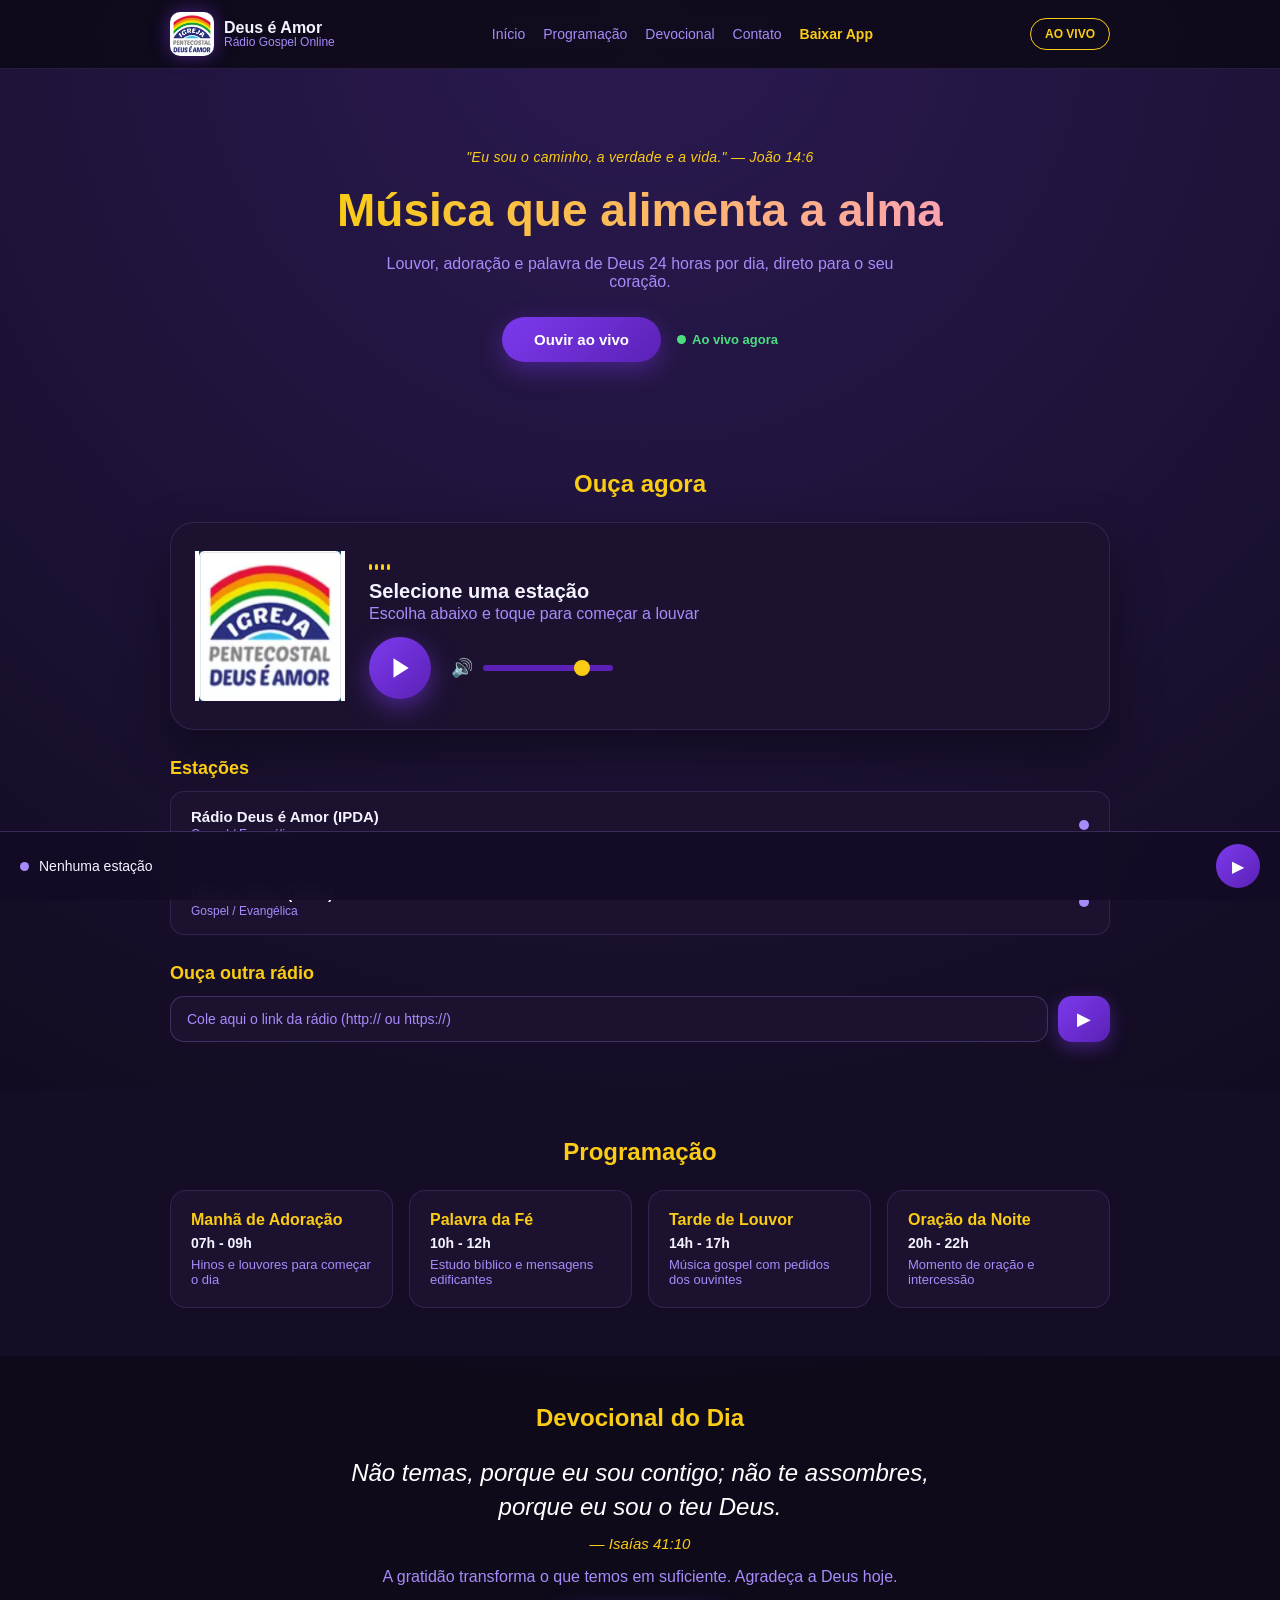
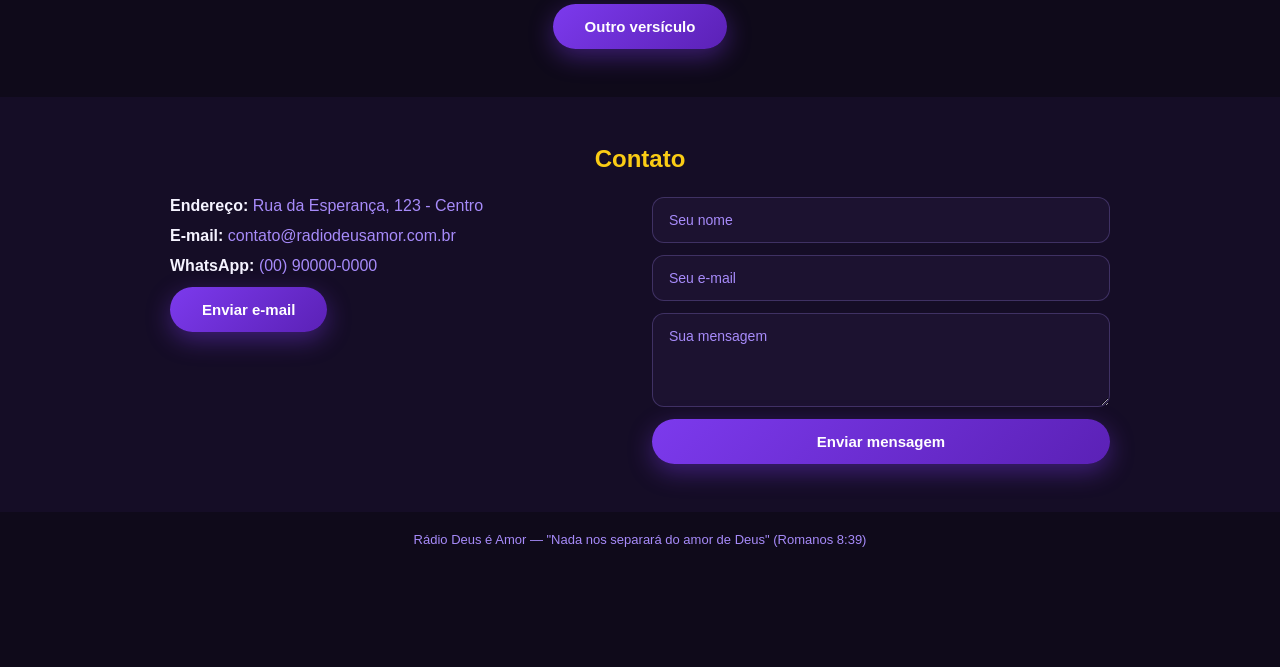
<file: index.html>
<!DOCTYPE html>
<html lang="pt-BR">
<head>
  <meta charset="UTF-8">
  <meta name="viewport" content="width=device-width, initial-scale=1.0">
  <title>Rádio Deus é Amor - Rádio Gospel Online</title>
  <link rel="icon" type="image/png" href="imgs/logo.png">
  <link rel="manifest" href="manifest.json">
  <link rel="apple-touch-icon" href="imgs/logo.png">
  <meta name="theme-color" content="#7c3aed">
  <link rel="stylesheet" href="css/styles.css">
</head>
<body>

  <header class="navbar">
    <div class="container nav-wrap">
      <a href="#inicio" class="brand">
        <img src="imgs/logo.png" alt="Rádio Deus é Amor" class="brand-icon">
        <span class="brand-text">
          <strong>Deus é Amor</strong>
          <small>Rádio Gospel Online</small>
        </span>
      </a>
      <nav class="nav-links">
        <a href="#inicio">Início</a>
        <a href="#programacao">Programação</a>
        <a href="#devocional">Devocional</a>
        <a href="#contato">Contato</a>
        <a href="download.html" class="btn-download-link">Baixar App</a>
      </nav>
      <button class="btn-live" id="navbarLive">AO VIVO</button>
    </div>
  </header>

  <main>
    <section id="inicio" class="hero">
      <div class="container hero-content">
        <span class="hero-verse">"Eu sou o caminho, a verdade e a vida." — João 14:6</span>
        <h1>Música que alimenta a alma</h1>
        <p>Louvor, adoração e palavra de Deus 24 horas por dia, direto para o seu coração.</p>
        <div class="hero-actions">
          <button class="btn-primary" id="heroPlay"></button>
          <span class="live-badge"><span class="dot"></span> Ao vivo agora</span>
        </div>
      </div>
    </section>

    <section id="player-section" class="section">
      <div class="container">
        <h2 class="section-title">Ouça agora</h2>
        <div class="player-card">
          <div class="disc" id="disc">
            <div class="disc-inner">
              <img src="imgs/logo.png" alt="Rádio Deus é Amor" class="disc-icon">
            </div>
          </div>
          <div class="player-info">
            <div class="equalizer" id="equalizer">
              <span></span><span></span><span></span><span></span>
            </div>
            <h3 id="stationName">Selecione uma estação</h3>
            <p class="dim">Escolha abaixo e toque para começar a louvar</p>
            <div class="controls">
              <button class="btn-play" id="btnPlay" title="Tocar / Pausar">
                <svg id="iconPlay" viewBox="0 0 24 24" width="26" height="26">
                  <polygon points="6,3 20,12 6,21" fill="currentColor"/>
                </svg>
                <svg id="iconPause" viewBox="0 0 24 24" width="26" height="26" style="display:none">
                  <rect x="5" y="4" width="5" height="16" rx="1" fill="currentColor"/>
                  <rect x="14" y="4" width="5" height="16" rx="1" fill="currentColor"/>
                </svg>
              </button>
              <div class="volume">
                <span id="volumeIcon">&#128266;</span>
                <input type="range" id="volumeSlider" min="0" max="100" value="80">
              </div>
            </div>
          </div>
        </div>

        <h3 class="list-title">Estações</h3>
        <ul class="station-list" id="stationList"></ul>

        <div class="custom">
          <h3 class="list-title">Ouça outra rádio</h3>
          <div class="custom-row">
            <input type="url" id="customUrl" placeholder="Cole aqui o link da rádio (http:// ou https://)" inputmode="url">
            <button class="btn-add" id="btnCustom" title="Tocar">&#9654;</button>
          </div>
        </div>
      </div>
    </section>

    <section id="programacao" class="section alt">
      <div class="container">
        <h2 class="section-title">Programação</h2>
        <div class="schedule">
          <article class="card"><h3>Manhã de Adoração</h3><p>07h - 09h</p><span>Hinos e louvores para começar o dia</span></article>
          <article class="card"><h3>Palavra da Fé</h3><p>10h - 12h</p><span>Estudo bíblico e mensagens edificantes</span></article>
          <article class="card"><h3>Tarde de Louvor</h3><p>14h - 17h</p><span>Música gospel com pedidos dos ouvintes</span></article>
          <article class="card"><h3>Oração da Noite</h3><p>20h - 22h</p><span>Momento de oração e intercessão</span></article>
        </div>
      </div>
    </section>

    <section id="devocional" class="section">
      <div class="container devotional">
        <h2 class="section-title">Devocional do Dia</h2>
        <blockquote id="dailyVerse">
          <p>"O Senhor é o meu pastor; nada me faltará."</p>
          <footer>— Salmos 23:1</footer>
        </blockquote>
        <p class="dim" id="dailyReflection">Confie no cuidado de Deus para hoje. Ele guia, sustenta e renova as suas forças.</p>
        <button class="btn-primary" id="newVerse">Outro versículo</button>
      </div>
    </section>

    <section id="contato" class="section alt">
      <div class="container">
        <h2 class="section-title">Contato</h2>
        <div class="contact-grid">
          <div class="contact-info">
            <p><strong>Endereço:</strong> Rua da Esperança, 123 - Centro</p>
            <p><strong>E-mail:</strong> contato@radiodeusamor.com.br</p>
            <p><strong>WhatsApp:</strong> (00) 90000-0000</p>
            <a class="btn-primary" href="mailto:contato@radiodeusamor.com.br">Enviar e-mail</a>
          </div>
          <form class="contact-form" id="contactForm">
            <input type="text" placeholder="Seu nome" required>
            <input type="email" placeholder="Seu e-mail" required>
            <textarea rows="4" placeholder="Sua mensagem" required></textarea>
            <button class="btn-primary" type="submit">Enviar mensagem</button>
          </form>
        </div>
      </div>
    </section>
  </main>

  <footer class="footer">
    <p>Rádio Deus é Amor — "Nada nos separará do amor de Deus" (Romanos 8:39)</p>
  </footer>

  <div class="mini-player" id="miniPlayer">
    <div class="mini-info">
      <span class="mini-dot"></span>
      <span id="miniName">Nenhuma estação</span>
    </div>
    <button id="miniToggle" class="mini-toggle" title="Tocar / Pausar"></button>
  </div>

  <script src="js/stations.js"></script>
  <script src="js/script.js"></script>
  <script src="js/main.js"></script>
</body>
</html>
</file>
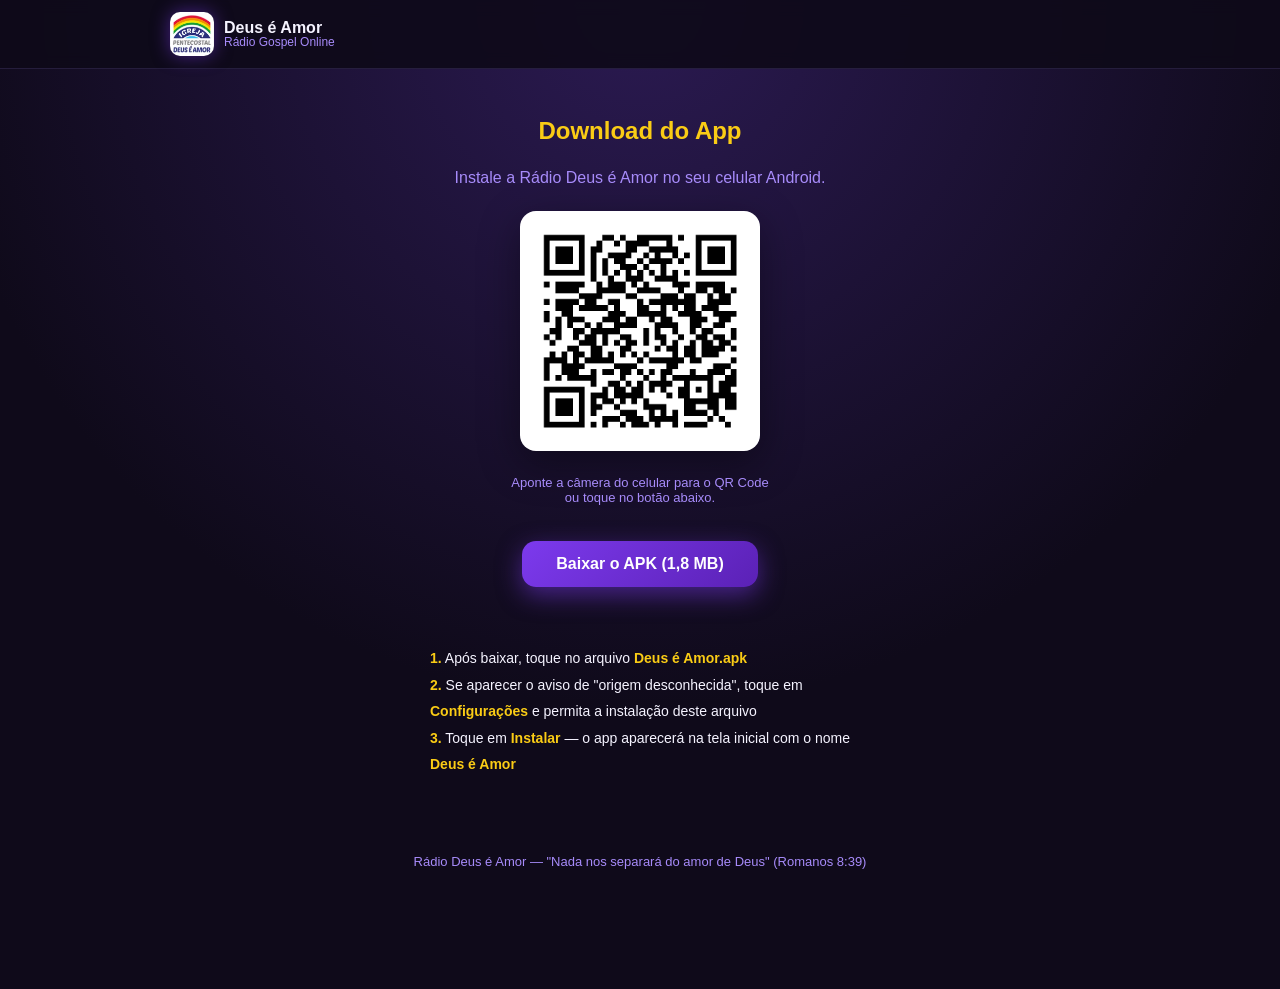
<file: download.html>
<!DOCTYPE html>
<html lang="pt-BR">
<head>
  <meta charset="UTF-8">
  <meta name="viewport" content="width=device-width, initial-scale=1.0">
  <title>Rádio Deus é Amor - Download do App</title>
  <link rel="icon" type="image/png" href="imgs/logo.png">
  <link rel="stylesheet" href="css/styles.css">
  <style>
    .download-wrap { max-width: 520px; margin: 0 auto; text-align: center; }
    .download-wrap .qr-box {
      width: 240px; height: 240px; margin: 24px auto;
      background: #fff; border-radius: 16px;
      padding: 12px; box-shadow: 0 12px 40px rgba(0,0,0,0.4);
    }
    .download-wrap .qr-box img { width: 100%; height: 100%; display: block; }
    .apk-size { color: var(--text-dim); font-size: 13px; margin: 6px 0 18px; }
    .steps { text-align: left; margin: 28px auto 8px; max-width: 420px; font-size: 14px; line-height: 1.9; }
    .steps b { color: var(--accent); }
    .btn-download {
      display: inline-block; padding: 14px 34px; border-radius: 14px;
      background: linear-gradient(135deg, var(--primary), var(--primary-dark));
      color: #fff; font-size: 16px; font-weight: 700; text-decoration: none;
      box-shadow: 0 8px 24px rgba(124, 58, 237, 0.5);
      margin: 18px 0 30px;
    }
  </style>
</head>
<body>
  <header class="navbar">
    <div class="container nav-wrap">
      <a href="index.html" class="brand">
        <img src="imgs/logo.png" alt="Rádio Deus é Amor" class="brand-icon">
        <span class="brand-text">
          <strong>Deus é Amor</strong>
          <small>Rádio Gospel Online</small>
        </span>
      </a>
    </div>
  </header>

  <main class="section">
    <div class="container download-wrap">
      <h2 class="section-title">Download do App</h2>
      <p class="dim">Instale a Rádio Deus é Amor no seu celular Android.</p>

      <div class="qr-box">
        <img src="imgs/qr-download.png" alt="QR Code para download do app">
      </div>

      <p class="apk-size">Aponte a câmera do celular para o QR Code<br>ou toque no botão abaixo.</p>

      <a class="btn-download" href="Deus é Amor.apk" download>Baixar o APK (1,8 MB)</a>

      <div class="steps">
        <p><b>1.</b> Após baixar, toque no arquivo <b>Deus é Amor.apk</b></p>
        <p><b>2.</b> Se aparecer o aviso de "origem desconhecida", toque em <b>Configurações</b> e permita a instalação deste arquivo</p>
        <p><b>3.</b> Toque em <b>Instalar</b> — o app aparecerá na tela inicial com o nome <b>Deus é Amor</b></p>
      </div>
    </div>
  </main>

  <footer class="footer">
    <p>Rádio Deus é Amor — "Nada nos separará do amor de Deus" (Romanos 8:39)</p>
  </footer>
</body>
</html>
</file>
<file: css/styles.css>
:root {
  --primary: #7c3aed;
  --primary-dark: #5b21b6;
  --accent: #facc15;
  --bg: #0f0a1a;
  --bg-card: #1c1230;
  --bg-alt: #150d26;
  --text: #f5f3ff;
  --text-dim: #a78bfa;
}

* { margin: 0; padding: 0; box-sizing: border-box; }

html { scroll-behavior: smooth; }

body {
  font-family: "Segoe UI", Tahoma, Verdana, Arial, sans-serif;
  background: radial-gradient(circle at top, #2b1a52 0%, var(--bg) 60%);
  color: var(--text);
  min-height: 100vh;
  -webkit-tap-highlight-color: transparent;
}

.container {
  max-width: 980px;
  margin: 0 auto;
  padding: 0 20px;
}

.dim { color: var(--text-dim); }

/* ============ NAVBAR ============ */
.navbar {
  position: sticky;
  top: 0;
  z-index: 100;
  background: rgba(15, 10, 26, 0.92);
  backdrop-filter: blur(8px);
  border-bottom: 1px solid rgba(167, 139, 250, 0.15);
}

.nav-wrap {
  display: flex;
  align-items: center;
  justify-content: space-between;
  gap: 12px;
  padding-top: 12px;
  padding-bottom: 12px;
}

.brand { display: flex; align-items: center; gap: 10px; text-decoration: none; color: var(--text); }

.brand-icon {
  width: 44px; height: 44px;
  border-radius: 10px;
  object-fit: cover;
  box-shadow: 0 0 18px rgba(124, 58, 237, 0.5);
}

.brand-text { display: flex; flex-direction: column; line-height: 1.1; }
.brand-text strong { font-size: 16px; }
.brand-text small { color: var(--text-dim); font-size: 12px; }

.nav-links { display: flex; gap: 18px; }

.nav-links a {
  color: var(--text-dim);
  text-decoration: none;
  font-size: 14px;
  transition: color 0.2s;
}

.nav-links a:hover { color: var(--accent); }

.btn-download-link {
  color: var(--accent) !important;
  font-weight: 700;
}

.btn-live {
  border: 1px solid var(--accent);
  background: transparent;
  color: var(--accent);
  font-weight: 700;
  font-size: 12px;
  padding: 8px 14px;
  border-radius: 999px;
  cursor: pointer;
  transition: background 0.2s, color 0.2s;
}

.btn-live:hover { background: var(--accent); color: var(--bg); }

/* ============ HERO ============ */
.hero {
  padding: 80px 0 60px;
  text-align: center;
}

.hero-content { display: flex; flex-direction: column; align-items: center; gap: 18px; }

.hero-verse {
  color: var(--accent);
  font-size: 14px;
  font-style: italic;
  letter-spacing: 0.3px;
}

.hero h1 {
  font-size: clamp(30px, 5vw, 46px);
  font-weight: 800;
  background: linear-gradient(90deg, var(--accent), #fda4af);
  -webkit-background-clip: text;
  background-clip: text;
  -webkit-text-fill-color: transparent;
}

.hero p { color: var(--text-dim); max-width: 520px; font-size: 16px; }

.hero-actions { display: flex; align-items: center; gap: 16px; margin-top: 8px; }

.btn-primary {
  border: none;
  background: linear-gradient(135deg, var(--primary), var(--primary-dark));
  color: #fff;
  padding: 14px 32px;
  border-radius: 999px;
  font-size: 15px;
  font-weight: 700;
  cursor: pointer;
  text-decoration: none;
  display: inline-block;
  box-shadow: 0 8px 24px rgba(124, 58, 237, 0.4);
  transition: transform 0.15s, filter 0.15s;
}

.btn-primary:hover { filter: brightness(1.15); transform: translateY(-2px); }

.live-badge {
  display: flex; align-items: center; gap: 6px;
  color: #4ade80; font-size: 13px; font-weight: 700;
}

.live-badge .dot {
  width: 9px; height: 9px; border-radius: 50%;
  background: #4ade80;
  animation: pulse 1.5s infinite;
}

@keyframes pulse {
  0%, 100% { opacity: 1; }
  50% { opacity: 0.3; }
}

/* ============ SECTIONS ============ */
.section { padding: 48px 0; }
.section.alt { background: var(--bg-alt); }

.section-title {
  font-size: 24px;
  margin-bottom: 24px;
  text-align: center;
  color: var(--accent);
}

/* ============ PLAYER CARD ============ */
.player-card {
  background: var(--bg-card);
  border: 1px solid rgba(167, 139, 250, 0.15);
  border-radius: 24px;
  padding: 28px 24px;
  display: flex;
  align-items: center;
  gap: 24px;
  flex-wrap: wrap;
  box-shadow: 0 20px 50px rgba(0, 0, 0, 0.4);
}

.disc {
  width: 150px; height: 150px;
  display: flex; align-items: center; justify-content: center;
  position: relative;
  flex-shrink: 0;
  transition: box-shadow 0.3s;
}

.disc-inner {
  width: 100%; height: 100%;
  display: flex; align-items: center; justify-content: center;
  z-index: 1;
  overflow: hidden;
}

.disc-icon { width: 100%; height: 100%; object-fit: contain; background: #fff; }

.disc.playing {
  animation: spin 6s linear infinite;
  box-shadow: 0 0 50px rgba(250, 204, 21, 0.6);
}

@keyframes spin { from { transform: rotate(0deg); } to { transform: rotate(360deg); } }

.player-info { flex: 1; min-width: 240px; }

.player-info h3 { font-size: 20px; margin: 10px 0 2px; }

.equalizer { display: flex; align-items: flex-end; gap: 3px; height: 16px; }
.equalizer span { width: 3px; height: 6px; background: var(--accent); border-radius: 2px; }
.equalizer.playing span { animation: bounce 0.9s ease-in-out infinite; }
.equalizer.playing span:nth-child(2) { animation-delay: 0.2s; }
.equalizer.playing span:nth-child(3) { animation-delay: 0.4s; }
.equalizer.playing span:nth-child(4) { animation-delay: 0.6s; }

@keyframes bounce { 0%, 100% { height: 6px; } 50% { height: 16px; } }

.controls { display: flex; align-items: center; gap: 20px; margin-top: 14px; flex-wrap: wrap; }

.btn-play {
  width: 62px; height: 62px;
  border-radius: 50%;
  border: none;
  background: linear-gradient(135deg, var(--primary), var(--primary-dark));
  color: #fff;
  cursor: pointer;
  display: flex; align-items: center; justify-content: center;
  box-shadow: 0 8px 24px rgba(124, 58, 237, 0.5);
  transition: transform 0.15s, filter 0.15s;
}

.btn-play:hover { filter: brightness(1.15); transform: scale(1.05); }
.btn-play:active { transform: scale(0.95); }

.volume { display: flex; align-items: center; gap: 10px; }
.volume span { color: var(--text-dim); font-size: 18px; }

input[type="range"] {
  -webkit-appearance: none; appearance: none;
  width: 130px; height: 6px;
  border-radius: 3px;
  background: var(--primary-dark);
  outline: none;
}
input[type="range"]::-webkit-slider-thumb {
  -webkit-appearance: none; appearance: none;
  width: 16px; height: 16px; border-radius: 50%;
  background: var(--accent); cursor: pointer;
}
input[type="range"]::-moz-range-thumb {
  width: 16px; height: 16px; border: none; border-radius: 50%;
  background: var(--accent); cursor: pointer;
}

/* ============ STATIONS ============ */
.list-title { margin: 28px 0 12px; font-size: 18px; color: var(--accent); }

.station-list { list-style: none; display: flex; flex-direction: column; gap: 10px; }

.station-list li button {
  width: 100%;
  display: flex; align-items: center; justify-content: space-between;
  gap: 12px; padding: 16px 20px;
  border-radius: 14px;
  border: 1px solid rgba(167, 139, 250, 0.15);
  background: var(--bg-card);
  color: var(--text); cursor: pointer;
  font-size: 15px;
  transition: border-color 0.2s, background 0.2s, transform 0.15s;
}

.station-list li button:hover { border-color: var(--primary); transform: translateY(-2px); }
.station-list li button.active { background: rgba(124, 58, 237, 0.25); border-color: var(--accent); }

.station-info { display: flex; flex-direction: column; gap: 2px; text-align: left; }
.station-genre { font-size: 12px; color: var(--text-dim); }

.status-dot {
  width: 10px; height: 10px; border-radius: 50%;
  background: var(--text-dim); flex-shrink: 0;
}
.status-dot.active { background: #4ade80; box-shadow: 0 0 8px #4ade80; }
.status-dot.error { background: #f87171; }

/* ============ CUSTOM URL ============ */
.custom-row { display: flex; gap: 10px; }

.custom input {
  flex: 1; padding: 14px 16px;
  border-radius: 14px;
  border: 1px solid rgba(167, 139, 250, 0.25);
  background: var(--bg-card); color: var(--text);
  font-size: 14px; min-width: 0;
}
.custom input::placeholder { color: var(--text-dim); }
.custom input:focus { outline: none; border-color: var(--accent); }

.btn-add {
  width: 52px; border: none; border-radius: 14px;
  background: linear-gradient(135deg, var(--primary), var(--primary-dark));
  color: #fff; font-size: 18px; cursor: pointer;
  flex-shrink: 0;
  box-shadow: 0 6px 18px rgba(124, 58, 237, 0.4);
  transition: transform 0.15s, filter 0.15s;
}
.btn-add:hover { filter: brightness(1.15); }
.btn-add:active { transform: scale(0.92); }

/* ============ SCHEDULE ============ */
.schedule {
  display: grid;
  grid-template-columns: repeat(auto-fit, minmax(220px, 1fr));
  gap: 16px;
}

.card {
  background: var(--bg-card);
  border: 1px solid rgba(167, 139, 250, 0.15);
  border-radius: 16px;
  padding: 20px;
  display: flex; flex-direction: column; gap: 6px;
}

.card h3 { font-size: 16px; color: var(--accent); }
.card p { font-weight: 700; font-size: 14px; }
.card span { color: var(--text-dim); font-size: 13px; }

/* ============ DEVOCIONAL ============ */
.devotional { text-align: center; }

.devotional blockquote {
  max-width: 640px;
  margin: 0 auto 14px;
  font-size: 24px;
  font-style: italic;
  line-height: 1.4;
  color: #fff;
}

.devotional blockquote footer { color: var(--accent); font-size: 15px; margin-top: 10px; }

.devotional .dim { margin-bottom: 18px; }

/* ============ CONTACT ============ */
.contact-grid {
  display: grid;
  grid-template-columns: 1fr 1fr;
  gap: 24px;
  align-items: start;
}

.contact-info { display: flex; flex-direction: column; gap: 12px; }
.contact-info p { color: var(--text-dim); }
.contact-info strong { color: var(--text); }
.contact-info .btn-primary { align-self: flex-start; }

.contact-form { display: flex; flex-direction: column; gap: 12px; }

.contact-form input,
.contact-form textarea {
  padding: 14px 16px;
  border-radius: 12px;
  border: 1px solid rgba(167, 139, 250, 0.25);
  background: var(--bg-card);
  color: var(--text);
  font-size: 14px;
  font-family: inherit;
  resize: vertical;
}
.contact-form input::placeholder,
.contact-form textarea::placeholder { color: var(--text-dim); }
.contact-form input:focus,
.contact-form textarea:focus { outline: none; border-color: var(--accent); }

/* ============ FOOTER ============ */
.footer {
  text-align: center;
  color: var(--text-dim);
  font-size: 13px;
  padding: 20px 16px 120px;
}

/* ============ MINI PLAYER ============ */
.mini-player {
  position: fixed;
  left: 0; right: 0; bottom: 0;
  z-index: 200;
  background: rgba(20, 12, 38, 0.96);
  backdrop-filter: blur(8px);
  border-top: 1px solid rgba(167, 139, 250, 0.25);
  display: flex;
  align-items: center;
  justify-content: space-between;
  padding: 12px 20px;
}

.mini-info { display: flex; align-items: center; gap: 10px; font-size: 14px; }

.mini-dot {
  width: 9px; height: 9px; border-radius: 50%;
  background: var(--text-dim);
}
.mini-dot.playing { background: #4ade80; animation: pulse 1.5s infinite; }

.mini-toggle {
  width: 44px; height: 44px;
  border-radius: 50%;
  border: none;
  background: linear-gradient(135deg, var(--primary), var(--primary-dark));
  color: #fff; cursor: pointer;
  font-size: 16px;
  transition: transform 0.15s, filter 0.15s;
}
.mini-toggle:hover { filter: brightness(1.15); }

/* ============ RESPONSIVE ============ */
@media (max-width: 700px) {
  .nav-links { display: none; }
  .player-card { justify-content: center; text-align: center; }
  .player-info { text-align: center; }
  .controls, .volume { justify-content: center; }
  .contact-grid { grid-template-columns: 1fr; }
  .hero { padding: 50px 0 40px; }
}

@media (display-mode: standalone) {
  body { user-select: none; -webkit-user-select: none; }
}
</file>
